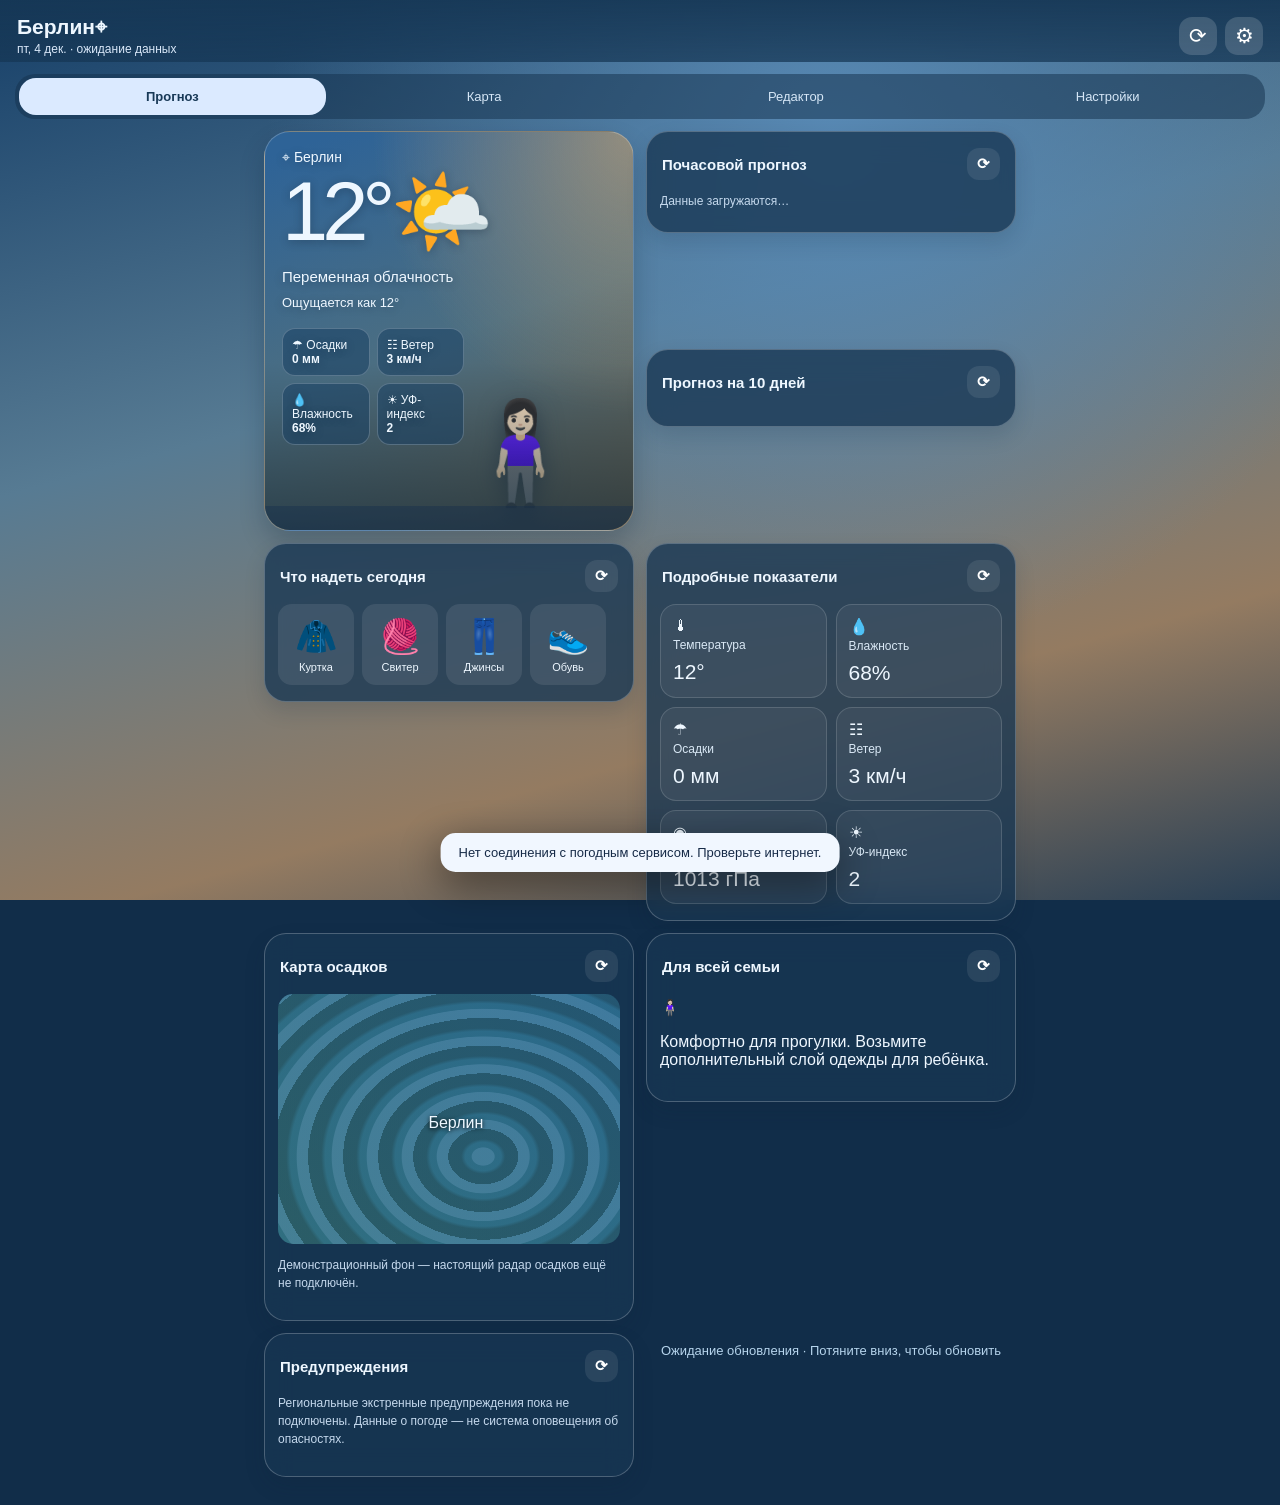
<file: app/src/main/assets/index.html>
<!doctype html><html lang="ru"><head><meta charset="UTF-8"><meta name="viewport" content="width=device-width, initial-scale=1, user-scalable=no"><meta name="theme-color" content="#102a44"><title>Weather With You</title>
<style>
:root{font-family:Roboto,"Arial",sans-serif;color:#eef7ff;background:#112d49;--glass:rgba(24,55,82,.79);--border:rgba(255,255,255,.23);--blue:#2380f7}*{box-sizing:border-box}body{margin:0;min-height:100vh;background:radial-gradient(ellipse at 65% 15%,#5889b4 0%,transparent 48%),linear-gradient(165deg,#163f68 0%,#577b93 40%,#947b61 75%,#283f55 100%);background-attachment:fixed}button,select,input{font:inherit}button{cursor:pointer;border:0}header{display:flex;align-items:center;justify-content:space-between;padding:15px 17px 6px;position:sticky;top:0;z-index:10;background:linear-gradient(#163755ee,#163755bb);backdrop-filter:blur(16px)}header strong{font-size:21px}header small{display:block;color:#dae9fa;font-size:12px;margin-top:3px}.headbtn{border-radius:13px;background:#ffffff28;color:white;font-size:21px;width:38px;height:38px}.headright{display:flex;gap:8px}.tabbar{display:flex;margin:12px 15px;gap:5px;padding:4px;border-radius:20px;background:#15345088}.tabbar button{color:#d5e6f6;background:transparent;padding:11px 4px;flex:1;border-radius:17px;font-size:13px}.tabbar button.active{background:#dbeaff;color:#183957;font-weight:700}.page{padding:0 14px 28px;max-width:780px;margin:auto}.hero{min-height:400px;border:1px solid #ffffff38;border-radius:26px;overflow:hidden;position:relative;background:radial-gradient(ellipse at top right,#f4b66d7a,transparent 50%),linear-gradient(160deg,#2e6397 5%,#4b6e82 51%,#68583e 100%);box-shadow:0 12px 25px #061b3338}.hero:after{content:"";position:absolute;inset:auto 0 0;height:42%;background:linear-gradient(transparent,#102d41a0);pointer-events:none}.scene{position:absolute;bottom:0;right:0;width:69%;height:100%;pointer-events:none;display:flex;align-items:flex-end;justify-content:center}.scene .people{font-size:100px;line-height:1.55;filter:drop-shadow(0 9px 12px #15243790);letter-spacing:-29px;white-space:nowrap}.hero-top{padding:17px;position:relative;z-index:1;text-shadow:0 2px 10px #1235}.bigtemp{font-size:83px;font-weight:300;line-height:1.12;letter-spacing:-6px}.condition{font-size:15px;margin:8px 0;max-width:178px;line-height:1.35}.desc{font-size:13px}.hero .minor{display:grid;grid-template-columns:repeat(2,minmax(0,1fr));max-width:182px;gap:7px;margin-top:18px}.hero .minor span{background:#173e6288;border:1px solid #ffffff36;padding:9px;border-radius:13px;font-size:12px}.hero-bottom{position:absolute;z-index:2;bottom:0;left:0;right:0;display:flex;justify-content:space-between;padding:12px 18px;background:#0e284c55;font-size:12px}.hero-bottom b{display:block;margin-top:4px;font-size:16px}.card{background:var(--glass);border:1px solid var(--border);border-radius:22px;margin-top:12px;padding:16px 13px;box-shadow:0 9px 20px #10233726;backdrop-filter:blur(14px)}.cardhead{display:flex;align-items:center;justify-content:space-between;margin:0 2px 12px;font-size:15px;font-weight:700}.cardhead button{background:#ffffff15;color:white;border-radius:12px;padding:7px 10px}.hours{display:flex;gap:8px;overflow-x:auto;padding-bottom:6px;scrollbar-width:none}.hour{min-width:63px;padding:10px 7px;border:1px solid #ffffff21;border-radius:14px;text-align:center;background:#ffffff10}.hour small{display:block;font-size:11px;color:#c8d9e8}.hour .symbol{font-size:28px;margin:8px 0}.hour b{font-size:16px}.hour em{font-size:11px;font-style:normal;color:#b1d5ef;display:block;margin-top:5px}.day{display:grid;grid-template-columns:1fr 40px 50px 40px;align-items:center;border-bottom:1px solid #ffffff20;padding:11px 3px;font-size:14px}.day:last-child{border:0}.day .weather{font-size:22px}.day .low{opacity:.7}.indicators{display:grid;grid-template-columns:repeat(2,1fr);gap:9px}.indicator{background:#ffffff0d;border:1px solid #ffffff26;border-radius:16px;padding:12px}.indicator small{color:#d9e8f5;display:block;margin:3px 0 8px;font-size:12px}.indicator b{font-size:21px;font-weight:500}.indicator .unit{font-size:11px}.outfit{display:flex;gap:8px;overflow:auto}.outfit span{min-width:76px;text-align:center;background:#ffffff17;border-radius:14px;padding:12px 5px;font-size:34px}.outfit small{display:block;font-size:11px;margin-top:5px}.map{height:250px;border-radius:15px;background:repeating-radial-gradient(ellipse at 60% 65%,#5797bd9c 0 11px,#367fa290 12px 18px,#2c5f7688 22px 35px),linear-gradient(45deg,#295a54,#1b4c6d);position:relative;overflow:hidden}.map:after{content:"Берлин";position:absolute;top:48%;left:44%;font-size:16px;text-shadow:0 1px 4px black}.pill{border-radius:14px;padding:10px;background:#ffffff24;color:white}.action{background:var(--blue);color:white;border-radius:13px;padding:13px;font-weight:600}.full{width:100%}.toolbar{display:flex;gap:8px;margin:12px 0}.toolbar button{flex:1}.muted{color:#c5d9ed;font-size:12px;line-height:1.5}.setup{display:flex;gap:8px;flex-wrap:wrap}.setup button{border:1px solid #ffffff44;background:#ffffff15;color:white;border-radius:12px;padding:11px 13px}.setup button.selected{background:#267df5;border-color:white}.editrow{display:flex;gap:9px;align-items:center;justify-content:space-between;background:#ffffff15;border:1px solid #ffffff33;padding:12px;margin:8px 0;border-radius:14px}.editrow label{flex:1}.editrow .mini{padding:5px 8px;border-radius:9px;background:#ffffff27;color:white;font-size:17px}.editrow .handle{font-size:20px;touch-action:none;cursor:grab}.rowtitle{font-weight:700;font-size:14px}.settingsgroup{padding:13px 15px;background:#ffffff10;border:1px solid #ffffff26;border-radius:15px;margin:10px 0}.settingsgroup h3{font-size:16px;margin:3px 0 12px}.line{display:flex;align-items:center;justify-content:space-between;gap:10px;padding:8px 0;border-top:1px solid #ffffff1d}.line:first-of-type{border-top:0}.line select{background:#123956;color:white;border:1px solid #ffffff44;border-radius:10px;padding:8px;max-width:150px}.line input[type=range]{width:130px}.badge{padding:4px 8px;border-radius:12px;background:#2778d8;font-size:11px}.hidden{display:none!important}.toast{position:fixed;bottom:28px;left:50%;transform:translateX(-50%);z-index:30;padding:12px 18px;border-radius:15px;background:#f1f7ff;color:#172b48;box-shadow:0 12px 40px #0007;font-size:13px;min-width:220px;text-align:center}.refresh{font-size:13px;color:#b6d4ec;padding:10px;text-align:center}.loading .symbol{animation:rotate 1s linear infinite}@keyframes rotate{to{transform:rotate(360deg)}}#screen-settings{padding-bottom:40px}#top-pull{position:fixed;top:75px;left:50%;transform:translateX(-50%);border-radius:100px;background:#e9f5ff;color:#214669;padding:10px 16px;z-index:8;box-shadow:0 6px 20px #0004;font-size:13px}.pickercard{background:#ffffff0e;border:1px solid #ffffff30;border-radius:18px;padding:12px;margin:8px 0}#module-list{touch-action:pan-y}body.light{background:linear-gradient(160deg,#a9cfee,#f1d3ae)}body.light .card{background:#28557dd9}@media(min-width:700px){.page{display:grid;grid-template-columns:1fr 1fr;align-items:start;gap:12px}.page>.hero{grid-row:span 2}.page>.card{margin-top:0}.page>.toolbar{grid-column:1/-1}} 
</style></head><body>
<header><div><strong id="city">Берлин⌖</strong><small id="dated">Ср, 21 окт · Обновление…</small></div><div class="headright"><button class="headbtn" onclick="refreshAll()" aria-label="Обновить">⟳</button><button class="headbtn" onclick="showScreen('settings')" aria-label="Настройки">⚙</button></div></header>
<div id="top-pull" class="hidden">↓ Отпустите для обновления</div>
<nav class="tabbar" id="navigation"><button class="active" onclick="showScreen('weather')">Прогноз</button><button onclick="showScreen('radar')">Карта</button><button onclick="showScreen('editor')">Редактор</button><button onclick="showScreen('settings')">Настройки</button></nav>
<main id="screen-weather" class="page"></main>
<main id="screen-radar" class="page hidden"></main>
<main id="screen-editor" class="page hidden"></main>
<main id="screen-settings" class="page hidden"></main>
<div id="toast" class="toast hidden"></div>
<script>
const api = window.WeatherAndroid || {readConfig:()=>localStorage.getItem('config')||'',saveConfig:x=>localStorage.setItem('config',x),cacheWeather:()=>{},version:()=>'web-preview',openUpdates:()=>alert('Проверка обновлений доступна в APK'),openUrl:x=>window.open(x)};
const definitions=[['hero','Текущая погода и персонажи'],['hourly','Почасовой прогноз'],['daily','Прогноз на 10 дней'],['outfit','Что надеть сегодня'],['metrics','Подробные показатели'],['radar','Карта осадков'],['advice','Советы для семьи'],['alerts','Предупреждения']];
const defaults={order:definitions.map(x=>x[0]),visible:definitions.map(x=>x[0]),family:['female'],city:'Берлин',lat:52.52,lon:13.405,units:'celsius',theme:'auto',alpha:78,size:'medium',lastUpdated:null};
let state={...defaults};try{let saved=JSON.parse(api.readConfig()||'{}');state={...state,...saved}}catch(e){}
let data=null,lastTouch=0,moveTouch=0,currentScreen='weather',toastTimer=null;
function save(){api.saveConfig(JSON.stringify(state));render()}
function notify(msg){let n=document.getElementById('toast');n.textContent=msg;n.classList.remove('hidden');clearTimeout(toastTimer);toastTimer=setTimeout(()=>n.classList.add('hidden'),3000)}
function weatherIcon(code){if([0].includes(code))return '☀️';if([1,2].includes(code))return '🌤️';if(code===3)return '☁️';if([45,48].includes(code))return '🌫️';if([51,53,55,56,57,61,63,65,66,67,80,81,82].includes(code))return '🌧️';if([71,73,75,77,85,86].includes(code))return '🌨️';if([95,96,99].includes(code))return '⛈️';return '🌤️'}
function summary(code){if(code===0)return 'Ясно';if(code<=2)return 'Переменная облачность';if(code===3)return 'Облачно';if(code<51)return 'Туман';if(code<71)return 'Дождь';if(code<90)return 'Снег или ливень';return 'Гроза'}
function round(x){return Math.round(Number(x||0))}
function clock(d){return new Date(d).toLocaleTimeString('ru-RU',{hour:'2-digit',minute:'2-digit'})}
function dateLabel(d){return new Date(d).toLocaleDateString('ru-RU',{weekday:'short',day:'numeric',month:'short'})}
function character(p){return ({male:'🧍🏻‍♂️',female:'🧍🏻‍♀️',child:'🧒🏻',dog:'🐕',cat:'🐈'})[p]||'🧍'}
function familyScene(){return state.family.map(character).join('')}
function hero(){let c=data?.current||{},w=summary(c.weather_code??2),temp=round(c.temperature_2m??12);return '<section class="hero"><div class="scene"><span class="people">'+familyScene()+'</span></div><div class="hero-top"><div style="font-size:14px">⌖ '+state.city+'</div><div class="bigtemp">'+temp+'°'+weatherIcon(c.weather_code??2)+'</div><div class="condition">'+w+'</div><div class="desc">Ощущается как '+round(c.apparent_temperature??temp)+'°</div><div class="minor"><span>☂ Осадки<br><b>'+round(c.precipitation??0)+' мм</b></span><span>☷ Ветер<br><b>'+round(c.wind_speed_10m??3)+' км/ч</b></span><span>💧 Влажность<br><b>'+round(c.relative_humidity_2m??68)+'%</b></span><span>☀ УФ-индекс<br><b>'+round(data?.daily?.uv_index_max?.[0]??2)+'</b></span></div></div><div class="hero-bottom">'+(data?.hourly?.time||[]).slice(0,5).map((t,i)=>'<div>'+ (i===0?'Сейчас':clock(t))+'<b>'+weatherIcon(data.hourly.weather_code[i])+round(data.hourly.temperature_2m[i])+'°</b></div>').join('')+'</div></section>'}
function hourTiles(){let h=data?.hourly||{};let indices=(h.time||[]).map((t,i)=>i).filter(i=>new Date(h.time[i]).getTime()>=Date.now()-3600000).slice(0,24);return '<section class="card"><div class="cardhead">Почасовой прогноз <button onclick="refreshModule(\'hourly\')">⟳</button></div><div class="hours">'+(indices.length?indices.map(i=>'<div class="hour"><small>'+clock(h.time[i])+'</small><div class="symbol">'+weatherIcon(h.weather_code[i])+'</div><b>'+round(h.temperature_2m[i])+'°</b><em>☂ '+round(h.precipitation_probability[i])+'%</em></div>').join(''):'<div class="muted">Данные загружаются…</div>')+'</div></section>'}
function days(){let d=data?.daily||{};return '<section class="card"><div class="cardhead">Прогноз на 10 дней <button onclick="refreshModule(\'daily\')">⟳</button></div>'+(d.time||[]).map((t,i)=>'<div class="day"><span>'+dateLabel(t)+'</span><span class="weather">'+weatherIcon(d.weather_code[i])+'</span><b>'+round(d.temperature_2m_max[i])+'°</b><span class="low">'+round(d.temperature_2m_min[i])+'°</span></div>').join('')+'</section>'}
function clothes(){let t=round(data?.current?.apparent_temperature??12);let items=t<5?[['🧥','Тёплая куртка'],['🧣','Шарф'],['🥾','Ботинки'],['🧤','Перчатки']]:t<15?[['🧥','Куртка'],['🧶','Свитер'],['👖','Джинсы'],['👟','Обувь']]:[['👕','Футболка'],['👖','Лёгкие брюки'],['👟','Кроссовки'],['🧢','Головной убор']];return '<section class="card"><div class="cardhead">Что надеть сегодня <button onclick="refreshModule(\'outfit\')">⟳</button></div><div class="outfit">'+items.map(x=>'<span>'+x[0]+'<small>'+x[1]+'</small></span>').join('')+'</div></section>'}
function metrics(){let c=data?.current||{};let items=[['🌡','Температура',round(c.temperature_2m??12)+'°'],['💧','Влажность',round(c.relative_humidity_2m??68)+'%'],['☂','Осадки',round(c.precipitation??0)+' мм'],['☷','Ветер',round(c.wind_speed_10m??3)+' км/ч'],['◉','Давление',round(c.surface_pressure??1013)+' гПа'],['☀','УФ-индекс',round(data?.daily?.uv_index_max?.[0]??2)]];return '<section class="card"><div class="cardhead">Подробные показатели <button onclick="refreshModule(\'metrics\')">⟳</button></div><div class="indicators">'+items.map(x=>'<div class="indicator"><div>'+x[0]+'</div><small>'+x[1]+'</small><b>'+x[2]+'</b></div>').join('')+'</div></section>'}
function radar(){return '<section class="card"><div class="cardhead">Карта осадков <button onclick="refreshModule(\'radar\')">⟳</button></div><div class="map"></div><p class="muted">Демонстрационный фон — настоящий радар осадков ещё не подключён.</p></section>'}
function advice(){let t=round(data?.current?.apparent_temperature??12);return '<section class="card"><div class="cardhead">Для всей семьи <button onclick="refreshModule(\'advice\')">⟳</button></div><p>'+familyScene()+'</p><p>'+(t<10?'Прохладно: наденьте тёплую одежду и защитите ребёнка от ветра.':t<20?'Комфортно для прогулки. Возьмите дополнительный слой одежды для ребёнка.':'Тепло: следите за перегревом и обеспечьте воду взрослым.')+'</p></section>'}
function alerts(){return '<section class="card"><div class="cardhead">Предупреждения <button onclick="refreshModule(\'alerts\')">⟳</button></div><p class="muted">Региональные экстренные предупреждения пока не подключены. Данные о погоде — не система оповещения об опасностях.</p></section>'}
const renderers={hero,hourly:hourTiles,daily:days,outfit:clothes,metrics,radar,advice,alerts};
function renderWeather(){document.getElementById('screen-weather').innerHTML=state.order.filter(id=>state.visible.includes(id)).map(id=>renderers[id]?.()||'').join('')+'<div class="refresh">'+(state.lastUpdated?'Обновлено '+clock(state.lastUpdated):'Ожидание обновления')+' · Потяните вниз, чтобы обновить</div>'}
function renderRadar(){document.getElementById('screen-radar').innerHTML=radar()+hourTiles()}
let dragIndex=null;
function renderEditor(){let root=document.getElementById('screen-editor');root.innerHTML='<section class="card"><h2 style="margin:0 0 5px">Редактор виджета</h2><p class="muted">Перетаскивайте блоки за ⠿, включайте и выключайте, открывайте ✎ для настройки.</p><div id="module-list">'+state.order.map((id,i)=>{let d=definitions.find(x=>x[0]===id);return '<div class="editrow" draggable="true" data-index="'+i+'"><span class="handle">⠿</span><label><div class="rowtitle">'+d[1]+'</div><small class="muted">'+(state.visible.includes(id)?'Включён':'Выключен')+'</small></label><input type="checkbox" '+(state.visible.includes(id)?'checked':'')+' onchange="toggleModule(\''+id+'\')"><button class="mini" onclick="configureModule(\''+id+'\')">✎</button><button class="mini" onclick="moveModule('+i+',-1)">↑</button><button class="mini" onclick="moveModule('+i+',1)">↓</button></div>'}).join('')+'</div><button class="action full" onclick="showScreen(\'weather\')">Предпросмотр на экране</button></section>';root.querySelectorAll('[draggable]').forEach(el=>{el.addEventListener('dragstart',()=>dragIndex=Number(el.dataset.index));el.addEventListener('dragover',e=>e.preventDefault());el.addEventListener('drop',e=>{e.preventDefault();let i=Number(el.dataset.index);moveFromTo(dragIndex,i)})})}
function toggleModule(id){state.visible=state.visible.includes(id)?state.visible.filter(x=>x!==id):[...state.visible,id];save()}
function moveFromTo(a,b){if(a==null||a===b||a<0||b<0)return;state.order.splice(b,0,state.order.splice(a,1)[0]);save()}
function moveModule(i,d){moveFromTo(i,i+d)}
function configureModule(id){let d=definitions.find(x=>x[0]===id);if(id==='hero'||id==='advice')showScreen('settings');else notify(d[1]+': положение и видимость редактируются в списке')}
const compositions=[['female','Ж'],['male','М'],['male,female','М + Ж'],['male,child','М + Р'],['female,child','Ж + Р'],['male,female,child','М + Ж + Р'],['male,female,child,dog','Семья + собака'],['male,female,child,cat','Семья + кот']];
function renderSettings(){document.getElementById('screen-settings').innerHTML='<section class="card"><h2 style="margin:0 0 8px">Настройки персонажей</h2><p class="muted">Выберите состав семьи. Пол владельца телефона не определяется Android автоматически: выбор делается вручную.</p><div class="setup">'+compositions.map(([f,l])=>'<button class="'+(state.family.join(',')===f?'selected':'')+'" onclick="setFamily(\''+f+'\')">'+l+'</button>').join('')+'</div><p class="muted">Можно добавить больше одного ребёнка и питомцев:</p><div class="setup">'+[['male','+ Мужчина'],['female','+ Женщина'],['child','+ Ребёнок'],['dog','+ Собака'],['cat','+ Кот']].map(([f,l])=>'<button onclick="addFamily(\''+f+'\')">'+l+'</button>').join('')+'<button onclick="removeFamily()">− Последний</button></div><p style="font-size:34px;margin:12px 0">'+familyScene()+'</p></section><section class="card"><h2>Оформление</h2><div class="settingsgroup"><div class="line"><span>Тема</span><select onchange="state.theme=this.value;save()"><option value="auto">Авто</option><option value="light">Светлая</option><option value="dark">Тёмная</option></select></div><div class="line"><span>Прозрачность</span><input type="range" min="35" max="95" value="'+state.alpha+'" oninput="state.alpha=+this.value;setAlpha()" onchange="save()"></div><div class="line"><span>Размер модуля</span><select onchange="state.size=this.value;save()"><option value="small">Маленький</option><option value="medium">Средний</option><option value="large">Большой</option></select></div></div><button class="pill full" onclick="showScreen(\'editor\')">Управление модулями →</button></section><section class="card"><h2>Местоположение и данные</h2><div class="line"><span>Город</span><span id="location-name">'+state.city+'</span></div><button class="pill full" onclick="requestLocation()">⌖ Определить местоположение</button><button class="pill full" style="margin-top:8px" onclick="refreshAll()">⟳ Обновить весь прогноз</button></section><section class="card"><h2>Обновление приложения</h2><p class="muted">Установлена версия '+api.version()+'. Проверка выполняется по опубликованному JSON-манифесту GitHub. Установка новой APK подтверждается Android.</p><button class="action full" onclick="api.openUpdates()">Проверить обновления APK</button></section>';document.querySelector('#screen-settings select').value=state.theme;document.querySelectorAll('#screen-settings select')[1].value=state.size}
function setFamily(s){state.family=s.split(',');save()}function addFamily(s){if(state.family.length>=8)return notify('Не более восьми персонажей');state.family.push(s);save()}function removeFamily(){state.family.pop();save()}
function setAlpha(){document.documentElement.style.setProperty('--glass','rgba(24,55,82,'+(state.alpha/100)+')')}
function render(){setAlpha();document.body.classList.toggle('light',state.theme==='light');document.getElementById('city').textContent=state.city+'⌖';document.getElementById('dated').textContent=dateLabel(new Date())+(state.lastUpdated?' · '+clock(state.lastUpdated):' · ожидание данных');renderWeather();renderRadar();renderEditor();renderSettings()}
function showScreen(which){currentScreen=which;['weather','radar','editor','settings'].forEach((s,i)=>{document.getElementById('screen-'+s).classList.toggle('hidden',s!==which);document.querySelectorAll('.tabbar button')[i].classList.toggle('active',s===which)});window.scrollTo(0,0)}
window.weatherBack=()=>showScreen('weather');
let refreshing=false;async function refreshAll(){if(refreshing)return;refreshing=true;notify('Обновление прогноза…');try{const unit=state.units==='fahrenheit'?'fahrenheit':'celsius';const q='https://api.open-meteo.com/v1/forecast?latitude='+state.lat+'&longitude='+state.lon+'&current=temperature_2m,relative_humidity_2m,apparent_temperature,precipitation,weather_code,wind_speed_10m,surface_pressure&hourly=temperature_2m,precipitation_probability,weather_code&daily=weather_code,temperature_2m_max,temperature_2m_min,uv_index_max&forecast_days=10&timezone=auto&temperature_unit='+unit;let response=await fetch(q);if(!response.ok)throw Error(response.status);data=await response.json();state.lastUpdated=new Date().toISOString();api.cacheWeather(state.city,round(data.current.temperature_2m)+'°',summary(data.current.weather_code));save();notify('Прогноз обновлён · '+clock(state.lastUpdated))}catch(e){notify('Нет соединения с погодным сервисом. Проверьте интернет.')}finally{refreshing=false}}
async function refreshModule(id){notify('Обновление: '+definitions.find(x=>x[0]===id)?.[1]);await refreshAll()}
function requestLocation(){if(!navigator.geolocation){notify('Геолокация недоступна');return}navigator.geolocation.getCurrentPosition(async p=>{state.lat=p.coords.latitude;state.lon=p.coords.longitude;state.city='Моё местоположение';try{const r=await fetch('https://geocoding-api.open-meteo.com/v1/search?name=Berlin&count=1');}catch(e){}save();await refreshAll()},()=>notify('Доступ к местоположению не предоставлен'),{timeout:10000})}
document.addEventListener('touchstart',e=>{if(window.scrollY<=5)lastTouch=e.touches[0].clientY;else lastTouch=0},{passive:true});document.addEventListener('touchmove',e=>{if(lastTouch){moveTouch=e.touches[0].clientY-lastTouch;document.getElementById('top-pull').classList.toggle('hidden',moveTouch<80)}},{passive:true});document.addEventListener('touchend',()=>{if(moveTouch>95&&lastTouch){refreshAll()}lastTouch=0;moveTouch=0;document.getElementById('top-pull').classList.add('hidden')});
render();refreshAll();
</script></body></html>
</file>
